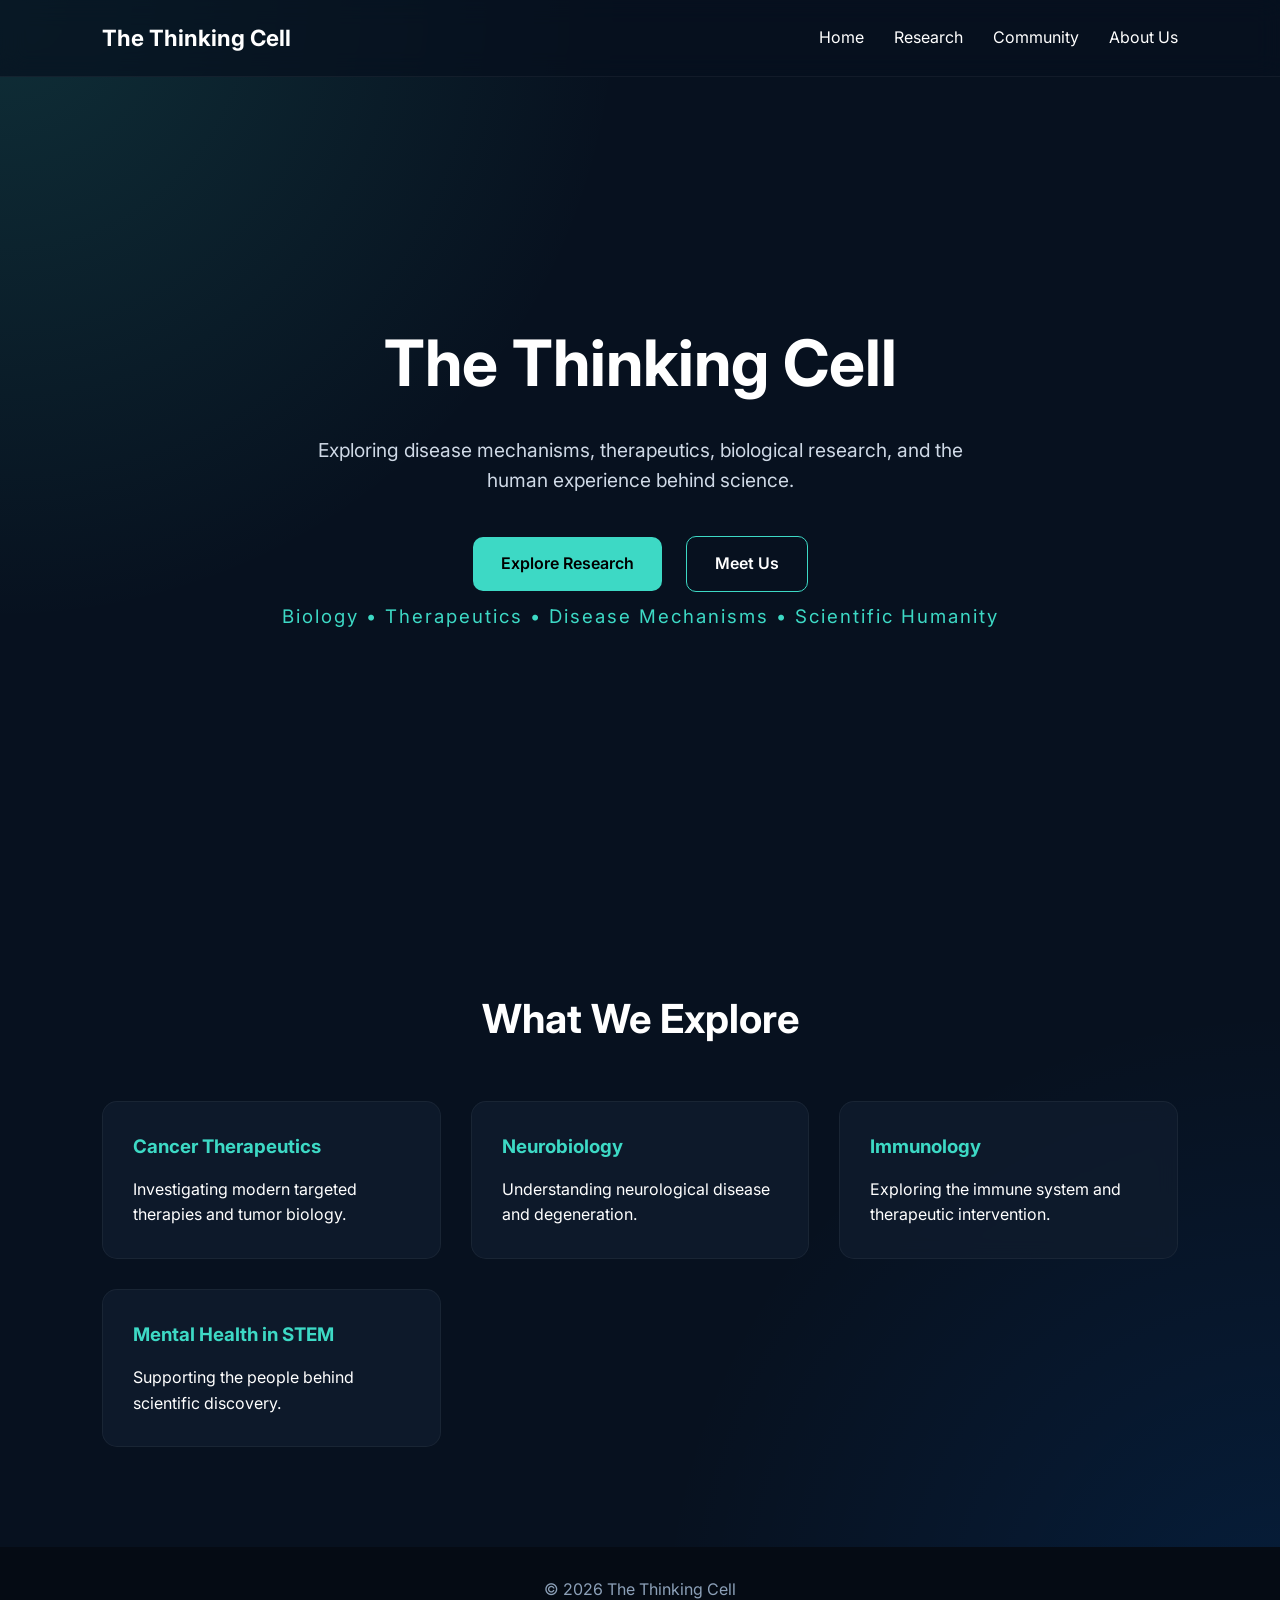
<file: index.html>
<!DOCTYPE html>
<html lang="en">
<head>
    <meta charset="UTF-8">
    <meta name="viewport" content="width=device-width, initial-scale=1.0">
    <title>The Thinking Cell</title>

    <link rel="stylesheet" href="css/style.css">

    <link href="https://fonts.googleapis.com/css2?family=Inter:wght@300;400;600;700&display=swap" rel="stylesheet">
</head>
<body>

    <nav class="navbar">
        <div class="logo">The Thinking Cell</div>

        <ul class="nav-links">
            <li><a href="index.html">Home</a></li>
            <li><a href="blog.html">Research</a></li>
		<li><a href="mental-health.html">Community</a></li>
            <li><a href="about.html">About Us</a></li>
        </ul>
    </nav>

    <section class="hero">

        <div class="hero-content">

            <h1>The Thinking Cell</h1>

            <p>
                Exploring disease mechanisms, therapeutics,
                biological research, and the human experience behind science.
            </p>

            <div class="hero-buttons">
                <a href="blog.html" class="btn">Explore Research</a>
                <a href="about.html" class="btn secondary">Meet Us</a>
            </div>
		<h3 class="subtitle">
    		Biology • Therapeutics • Disease Mechanisms • Scientific Humanity
		</h3>
        </div>

    </section>

    <section class="topics">

        <h2>What We Explore</h2>

        <div class="topic-grid">

            <div class="card">
                <h3>Cancer Therapeutics</h3>
                <p>Investigating modern targeted therapies and tumor biology.</p>
            </div>

            <div class="card">
                <h3>Neurobiology</h3>
                <p>Understanding neurological disease and degeneration.</p>
            </div>

            <div class="card">
                <h3>Immunology</h3>
                <p>Exploring the immune system and therapeutic intervention.</p>
            </div>

            <div class="card">
                <h3>Mental Health in STEM</h3>
                <p>Supporting the people behind scientific discovery.</p>
            </div>

        </div>

    </section>

    <footer>
        <p>© 2026 The Thinking Cell</p>
    </footer>

</body>
</html>
</file>
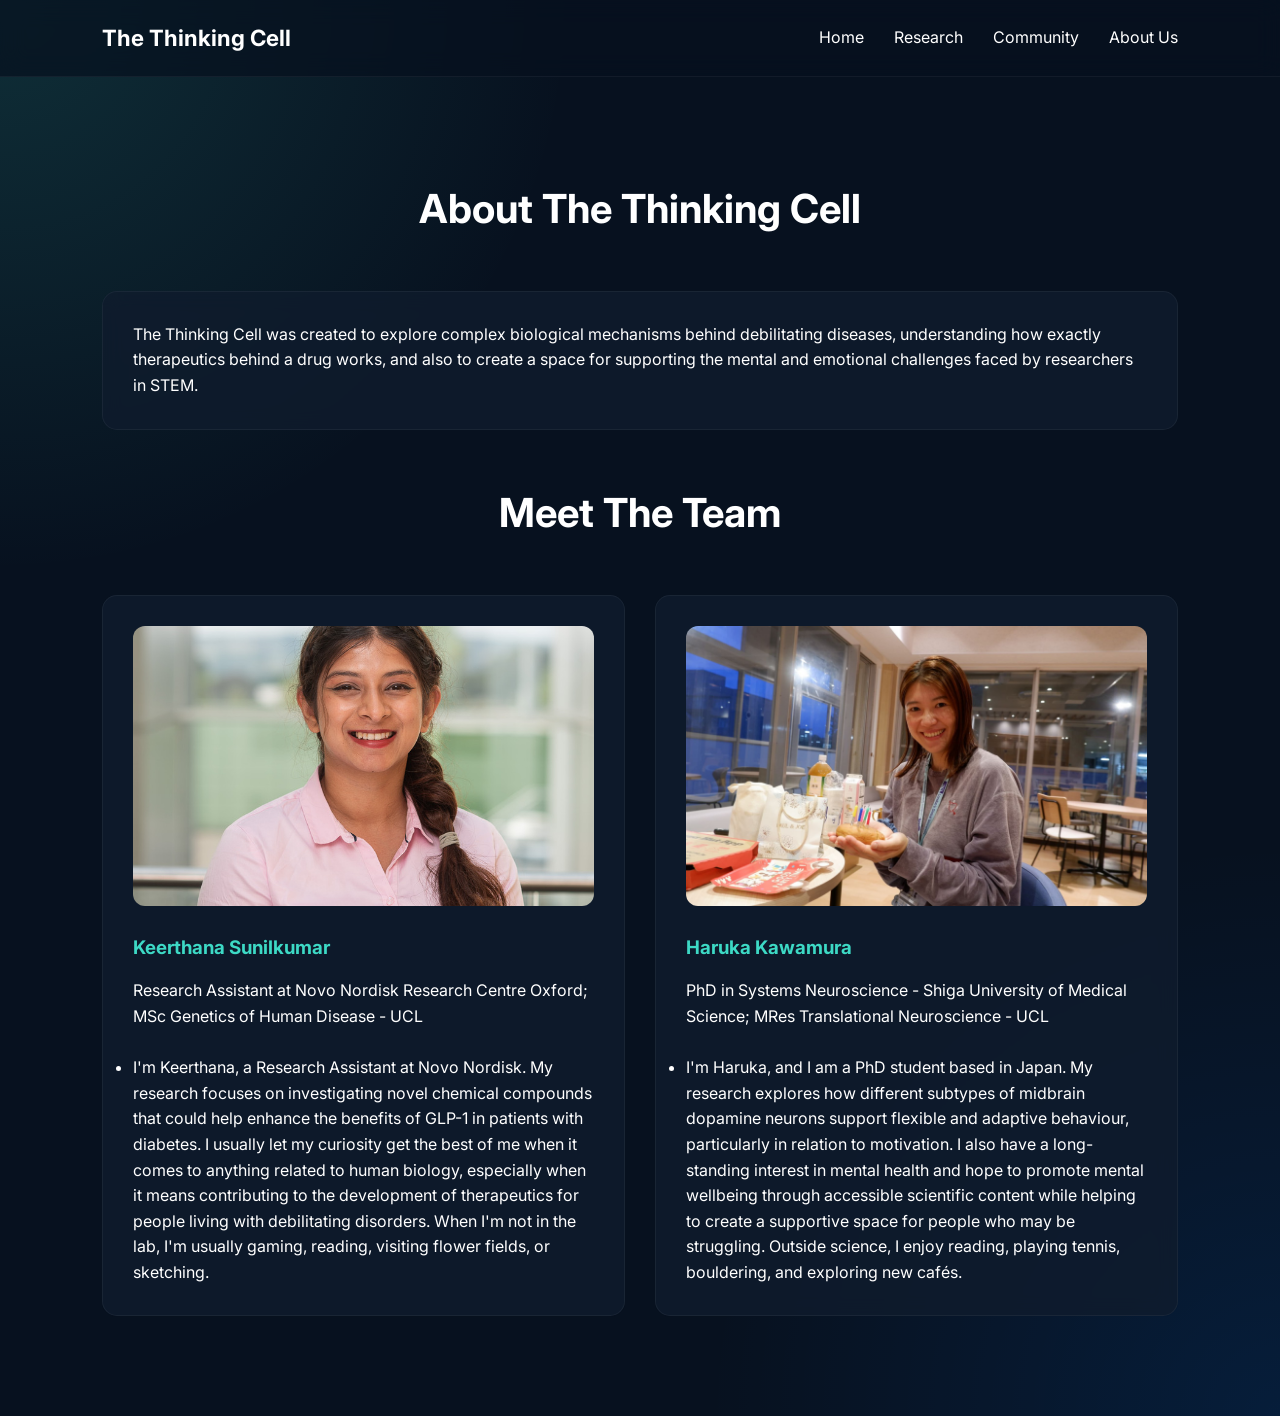
<file: about.html>
<!DOCTYPE html>
<html lang="en">
<head>
    <meta charset="UTF-8">
    <meta name="viewport" content="width=device-width, initial-scale=1.0">
    <title>About Us | The Thinking Cell</title>

    <link rel="stylesheet" href="css/style.css">

    <link href="https://fonts.googleapis.com/css2?family=Inter:wght@300;400;600;700&display=swap" rel="stylesheet">
</head>
<body>

    <nav class="navbar">
        <div class="logo">The Thinking Cell</div>

        <ul class="nav-links">
            <li><a href="index.html">Home</a></li>
            <li><a href="blog.html">Research</a></li>
		<li><a href="mental-health.html">Community</a></li>
            <li><a href="about.html">About Us</a></li>
        </ul>
    </nav>

    <section class="topics">

        <h2>About The Thinking Cell</h2>

        <div class="card">
            <p>
                The Thinking Cell was created to explore complex biological mechanisms behind debilitating diseases, understanding how exactly therapeutics behind a drug works, and also to create a space for supporting the mental and emotional challenges faced by researchers in STEM.
            </p>
        </div>

        <br><br>

        <h2>Meet The Team</h2>

        <div class="topic-grid">

            <div class="card">
		  <img src="Keerthana.jpeg" alt="Photo of Keerthana">
                <h3>Keerthana Sunilkumar</h3>

                <p>
                    Research Assistant at Novo Nordisk Research Centre Oxford; MSc Genetics of Human Disease - UCL 
                </p>

                <br>

                <ul>
                    <li>I'm Keerthana, a Research Assistant at Novo Nordisk. My research focuses on investigating novel chemical compounds that could help enhance the benefits of GLP-1 in patients with diabetes. I usually let my curiosity get the best of me when it comes to anything related to human biology, especially when it means contributing to the development of therapeutics for people living with debilitating disorders.

When I'm not in the lab, I'm usually gaming, reading, visiting flower fields, or sketching.</li>
                </ul>
            </div>

            <div class="card">
		<img src="Haruka.jpeg" alt="Photo of Haruka">
                <h3>Haruka Kawamura</h3>

                <p>
                    PhD in Systems Neuroscience - Shiga University of Medical Science; MRes Translational Neuroscience - UCL
                </p>

                <br>

                <ul>
                    <li>I'm Haruka, and I am a PhD student based in Japan. My research explores how different subtypes of midbrain dopamine neurons support flexible and adaptive behaviour, particularly in relation to motivation. I also have a long-standing interest in mental health and hope to promote mental wellbeing through accessible scientific content while helping to create a supportive space for people who may be struggling. Outside science, I enjoy reading, playing tennis, bouldering, and exploring new cafés.</li>
                </ul>
            </div>

        </div>

    </section>

</body>
</html>
</file>
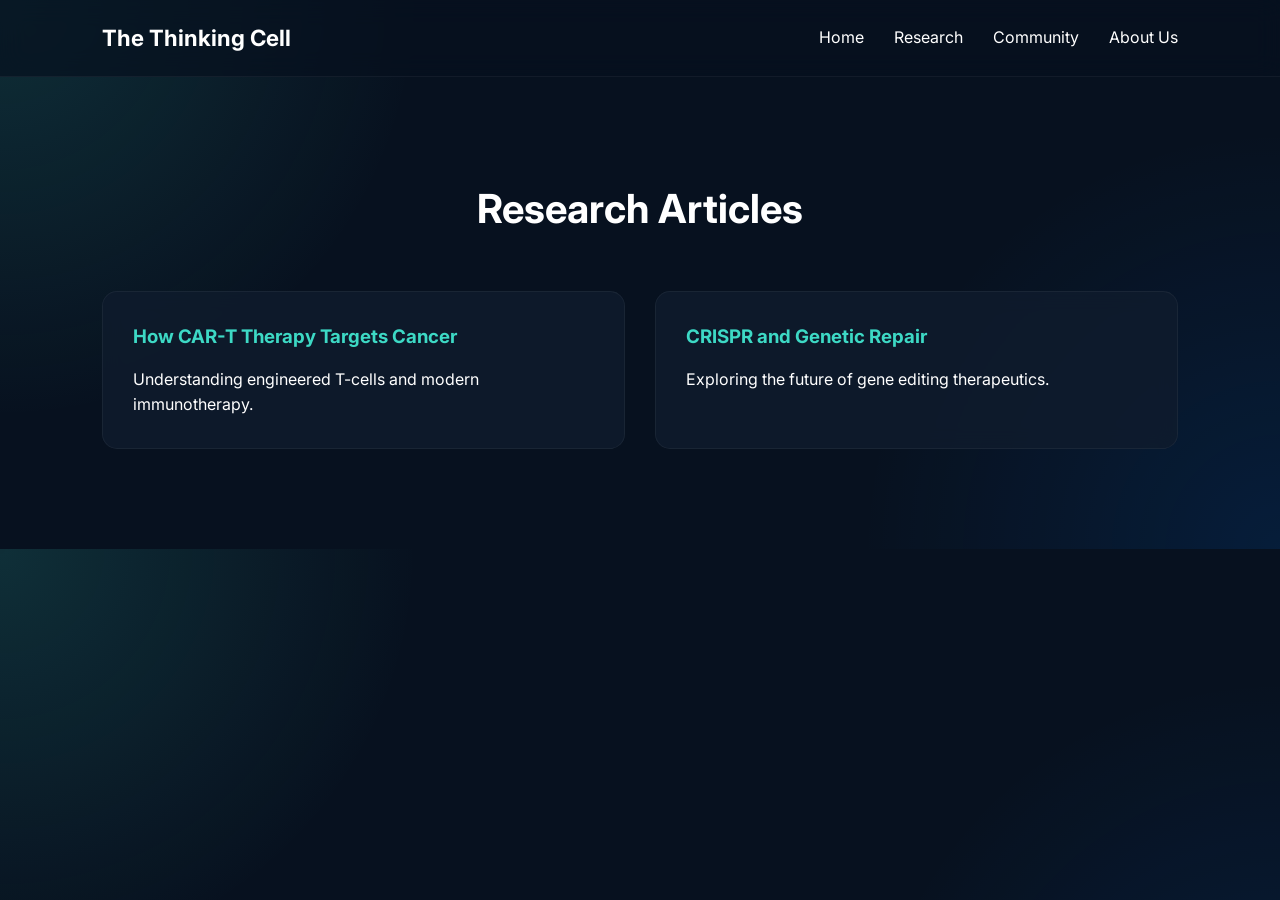
<file: blog.html>
<!DOCTYPE html>
<html lang="en">
<head>
    <meta charset="UTF-8">
    <meta name="viewport" content="width=device-width, initial-scale=1.0">
    <title>Research | The Thinking Cell</title>

    <link rel="stylesheet" href="css/style.css">

    <link href="https://fonts.googleapis.com/css2?family=Inter:wght@300;400;600;700&display=swap" rel="stylesheet">
</head>
<body>

    <nav class="navbar">
        <div class="logo">The Thinking Cell</div>

        <ul class="nav-links">
            <li><a href="index.html">Home</a></li>
            <li><a href="blog.html">Research</a></li>
		<li><a href="mental-health.html">Community</a></li>
            <li><a href="about.html">About Us</a></li>
        </ul>
    </nav>

    <section class="topics">

        <h2>Research Articles</h2>

        <div class="topic-grid">

            <div class="card">
                <h3>How CAR-T Therapy Targets Cancer</h3>

                <p>
                    Understanding engineered T-cells and modern immunotherapy.
                </p>
            </div>

            <div class="card">
                <h3>CRISPR and Genetic Repair</h3>

                <p>
                    Exploring the future of gene editing therapeutics.
                </p>
            </div>

        </div>

    </section>

</body>
</html>
</file>
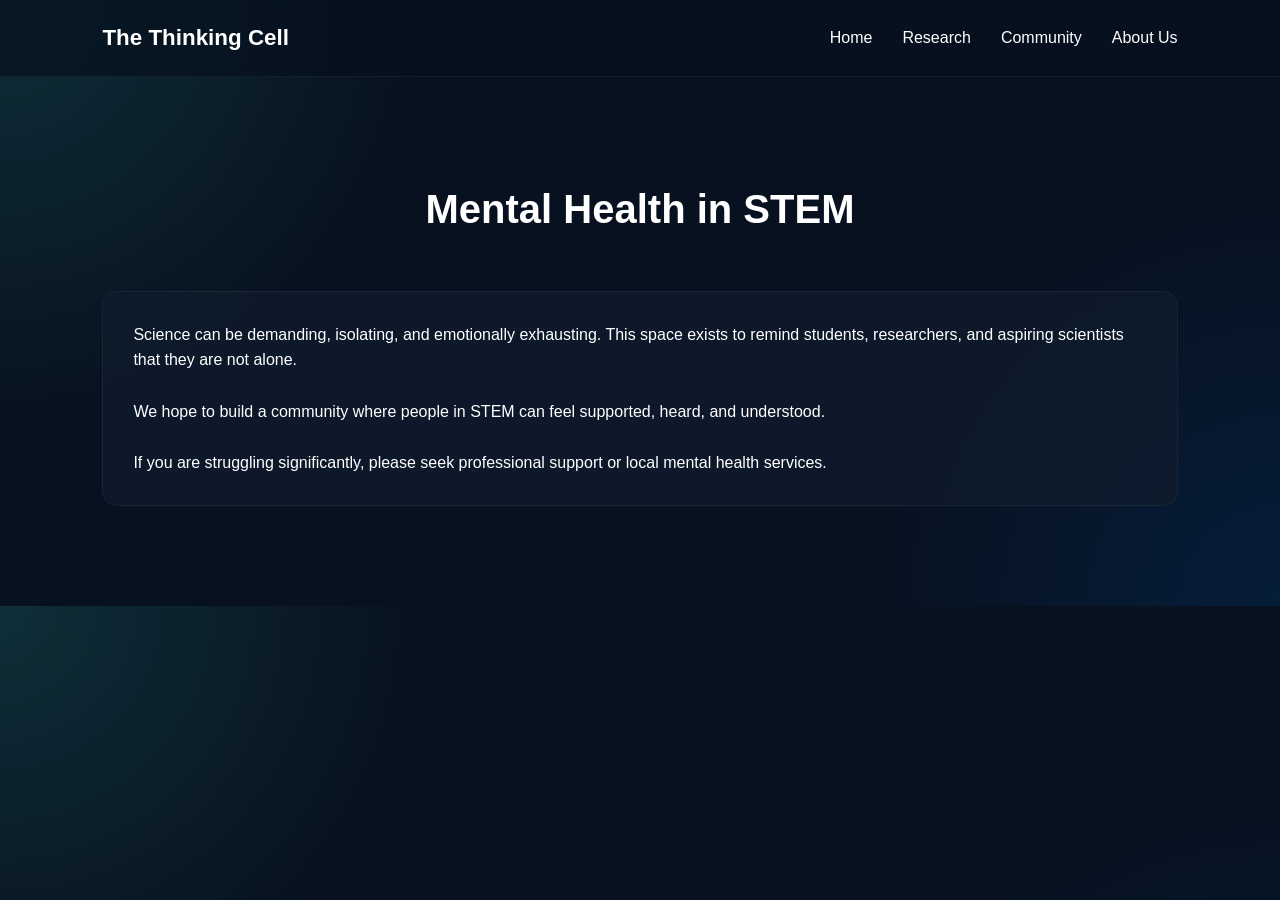
<file: mental-health.html>
<!DOCTYPE html>
<html lang="en">
<head>
    <meta charset="UTF-8">
    <meta name="viewport" content="width=device-width, initial-scale=1.0">
    <title>Community Support | The Thinking Cell</title>

    <link rel="stylesheet" href="css/style.css">
</head>
<body>

<nav class="navbar">
    <div class="logo">The Thinking Cell</div>

    <ul class="nav-links">
        <li><a href="index.html">Home</a></li>
        <li><a href="blog.html">Research</a></li>
	<li><a href="mental-health.html">Community</a></li>
        <li><a href="about.html">About Us</a></li>
    </ul>
</nav>

<section class="topics">

    <h2>Mental Health in STEM</h2>

    <div class="card">

        <p>
            Science can be demanding, isolating,
            and emotionally exhausting.

            This space exists to remind students,
            researchers, and aspiring scientists
            that they are not alone.
        </p>

        <br>

        <p>
            We hope to build a community where
            people in STEM can feel supported,
            heard, and understood.
        </p>

        <br>

        <p>
            If you are struggling significantly,
            please seek professional support or
            local mental health services.
        </p>

    </div>

</section>

</body>
</html>
</file>
<file: css/style.css>
* {
    margin: 0;
    padding: 0;
    box-sizing: border-box;
}

body {
    font-family: 'Inter', sans-serif;
    background-color: #07111f;
    color: white;
    line-height: 1.6;

    background-image:
        radial-gradient(circle at top left, rgba(61,217,197,0.15), transparent 30%),
        radial-gradient(circle at bottom right, rgba(0,119,255,0.12), transparent 30%);
}
/* NAVBAR */

.navbar {
    display: flex;
    justify-content: space-between;
    align-items: center;

    padding: 20px 8%;

    position: sticky;
    top: 0;

    background: rgba(7,17,31,0.7);

    backdrop-filter: blur(12px);

    z-index: 1000;

    border-bottom: 1px solid rgba(255,255,255,0.05);
}
.logo {
    font-size: 1.4rem;
    font-weight: 700;
}

.nav-links {
    display: flex;
    gap: 30px;
    list-style: none;
}

.nav-links a {
    color: white;
    text-decoration: none;
    transition: 0.3s;
}

.nav-links a:hover {
    color: #3dd9c5;
}

/* HERO */

.hero {
    min-height: 90vh;

    display: flex;
    align-items: center;
    justify-content: center;

    text-align: center;

    padding: 0 10%;
}

.hero-content h1 {
    font-size: 4rem;
    margin-bottom: 20px;
}

.hero-content p {
    max-width: 700px;
    margin: auto;
    font-size: 1.2rem;
    color: #cfd9e6;
}

.hero-buttons {
    margin-top: 30px;
}
.subtitle {
    color: #3dd9c5;
    font-weight: 400;
    margin-bottom: 20px;
    letter-spacing: 2px;
}
.btn {
    display: inline-block;

    padding: 14px 28px;

    background: #3dd9c5;
    color: black;

    text-decoration: none;

    border-radius: 10px;

    margin: 10px;

    font-weight: 600;

    transition: 0.3s ease;
}
.btn:hover {
    transform: translateY(-3px);
    box-shadow: 0 0 20px rgba(61,217,197,0.4);
}
.secondary {
    background: transparent;
    border: 1px solid #3dd9c5;
    color: white;
}

/* TOPICS */

.topics {
    padding: 100px 8%;
}

.topics h2 {
    text-align: center;
    margin-bottom: 50px;
    font-size: 2.5rem;
}

.topic-grid {
    display: grid;
    grid-template-columns: repeat(auto-fit, minmax(250px,1fr));
    gap: 30px;
}

.card {
    background: rgba(15,28,45,0.8);

    padding: 30px;

    border-radius: 15px;

    border: 1px solid rgba(255,255,255,0.05);

    backdrop-filter: blur(10px);

    transition: 0.3s ease;
}

.card:hover {
    transform: translateY(-8px);
    border-color: #3dd9c5;
}


.card h3 {
    margin-bottom: 15px;
    color: #3dd9c5;
}

/* COMMUNITY */

.community {
    padding: 100px 8%;
    text-align: center;
}

.community-content {
    max-width: 700px;
    margin: auto;
}

/* FOOTER */

footer {
    text-align: center;
    padding: 30px;
    background: #050b14;
    color: #8ca0b8;
}

/* MOBILE */

@media (max-width: 768px) {

    .hero-content h1 {
        font-size: 2.5rem;
    }

    .nav-links {
        gap: 15px;
    }

}
.card img {
    width: 100%;
    height: 280px;
    object-fit: cover;
    border-radius: 12px;
    margin-bottom: 20px;
}
</file>
